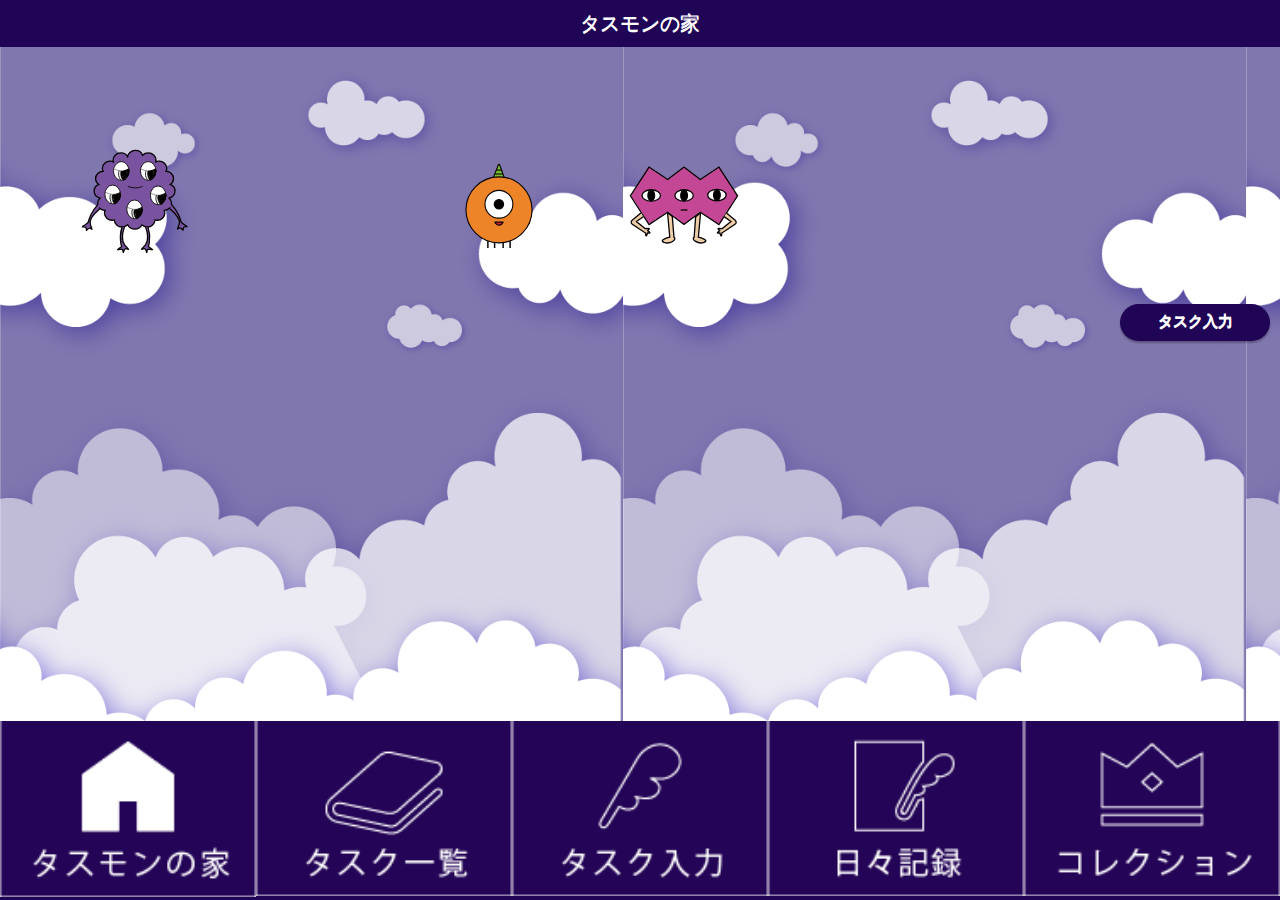
<file: www/index.html>
<!DOCTYPE HTML>
<html>
    <head>
        <meta charset="utf-8">
        <meta name="viewport" content="width=device-width, user-scalable=no">
        <meta http-equiv="Content-Security-Policy" content="default-src * data:; style-src * 'unsafe-inline'; script-src * 'unsafe-inline' 'unsafe-eval'">
        <meta http-equiv="Content-Security-Policy" content="default-src 'self'; connect-src *; img-src *; frame-src *; style-src 'self' 'unsafe-inline'; script-src 'self' 'unsafe-eval' 'unsafe-inline' *;">
        <script src="components/loader.js"></script>
        <link rel="stylesheet" href="components/loader.css">
        <link rel="stylesheet" href="css/style.css">
        <script src="js/cssua.min.js"></script>
        <script src="js/app.js"></script>
        <title>tasmon|ホーム</title>
    </head>

<body>
<div data-role="page" id="HomePage">
<header>
<h1>タスモンの家</h1>
</header>

<img class="fuwafuwa tasmon" src="img/nor_mon/tasmon1-1.svg" alt="タスモン1">
<img class="fuwafuwa tasmon2" src="img/nor_mon/tasmon2-1.svg" alt="タスモン2">
<img class="fuwafuwa tasmon3" src="img/nor_mon/tasmon3-1.svg" alt="タスモン3">

<div class="h_input">
<a class="h_input1 input" href="newtask/index.html">タスク入力</a>
<a class="h_input2 input" href="">きせかえ</a>
</div>

<div data-role="footer" data-position="fixed" data-theme="e" id="foot" class="tab_area clearfix">
<ul>
  <li><img src="img/buttom/bt_p1.png" alt="ホーム"></li>
  <li><a href="ichiran/index.html" onclick="checkForm();"><img src="img/buttom/bt_2.png" alt="タスク一覧"></a></li>
  <li><a href="newtask/index.html"><img src="img/buttom/bt_3.png" alt="タスク入力"></a></li>
  <li><a href="kiroku/index.html" onclick="checkDate();"><img src="img/buttom/bt_4.png" alt="日々記録"></a></li>
  <li><a href="collection/index.html" onclick="completeTask();"><img src="img/buttom/bt_5.png" alt="コレクション"></a></li>
</ul>
</div>
</div>
</body>
</html>
</file>
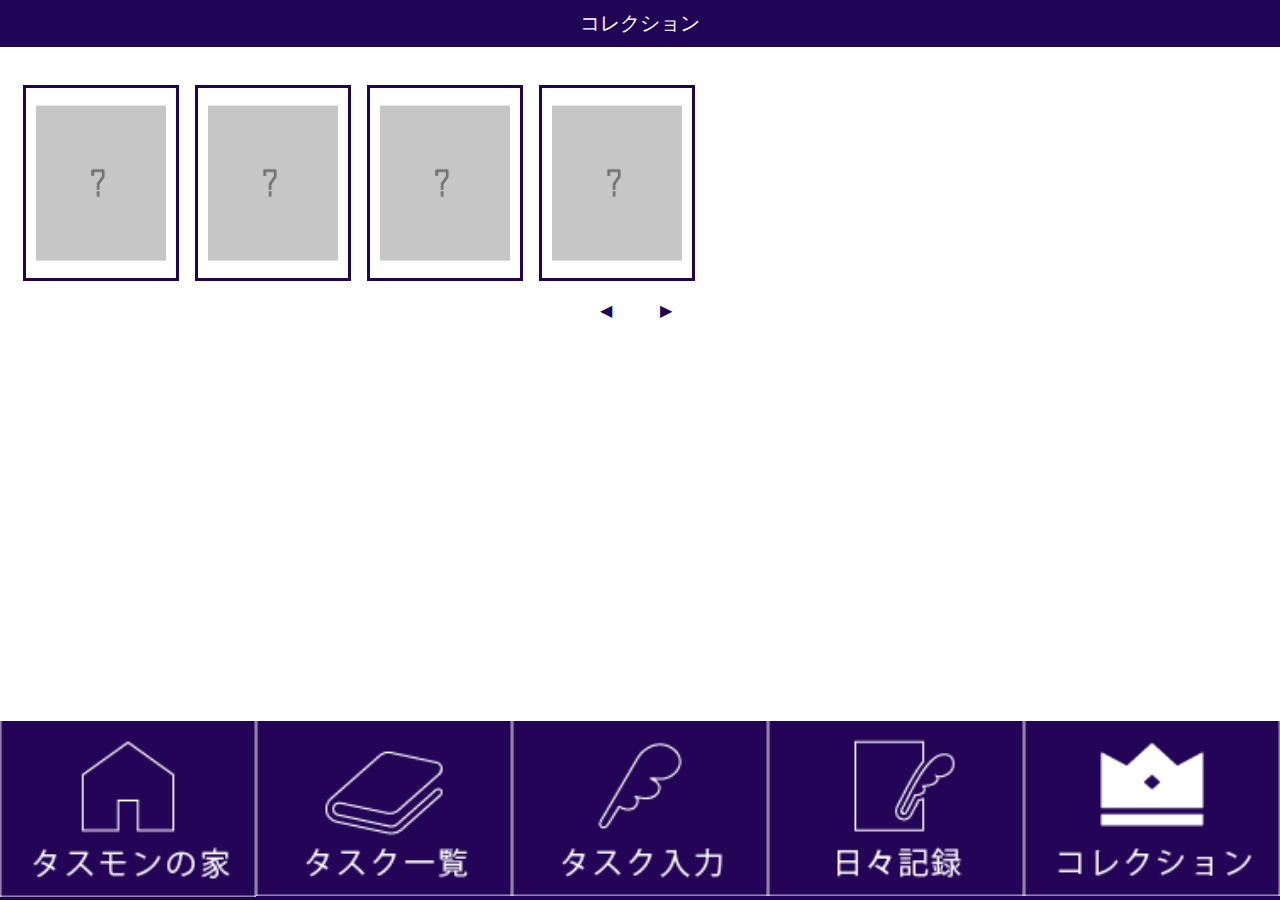
<file: www/collection/index.html>
<!DOCTYPE HTML>
<html>
    <head>
        <meta charset="utf-8">
        <meta name="viewport" content="width=device-width, user-scalable=no">
        <meta http-equiv="Content-Security-Policy" content="default-src * data:; style-src * 'unsafe-inline'; script-src * 'unsafe-inline' 'unsafe-eval'">
        <meta http-equiv="Content-Security-Policy" content="default-src 'self'; connect-src *; img-src *; frame-src *; style-src 'self' 'unsafe-inline'; script-src 'self' 'unsafe-eval' 'unsafe-inline' *;">
        <script src="../components/loader.js"></script>
        <link rel="stylesheet" href="../components/loader.css">
        <link rel="stylesheet" href="../css/style.css">
        <script src="../js/cssua.min.js"></script>
        <script src="../js/app.js"></script>
        <title>tasmon|コレクション</title>
    </head>

<body id="collection">
<!--コレクション-->
  <div data-role="page" id="CollePage" data-theme="t">
    <form method="post">
      <header>
      <h1>コレクション</h1>
      </header>

      <section data-role="content">
        <section id="collTable">
          <div class="slider" id="mon1">
            <img src ="../img/secret.png">
            <p class="col_name"></p>
          </div>
          <div class="slider" id="mon2">
            <img src ="../img/secret.png">
            <p class="col_name"></p>
          </div>
          <div class="slider" id="mon3">
            <img src ="../img/secret.png">
            <p class="col_name"></p>
          </div>
          <div class="slider" id="mon4">
            <img src ="../img/secret.png">
            <p class="col_name"></p>
          </div>
        </section>
        <div id="btnset">
          <a href="" onclick="bcBtn();"> ◀︎ </a>
          <a href="" onclick="ntBtn();"> ▶︎ </a>
        </div>
        </section>

<!-- フッター -->
  <div data-role="footer" data-position="fixed" data-theme="e" id="foot" class="tab_area clearfix">
    <ul>
      <li><a href="../index.html"><img src="../img/buttom/bt_1.png" alt="ホーム"></a></li>
      <li><a href="../ichiran/index.html" onclick="checkForm();"><img src="../img/buttom/bt_2.png" alt="タスク一覧"></a></li>
      <li><a href="../newtask/index.html"><img src="../img/buttom/bt_3.png" alt="タスク入力"></a></li>
      <li><a href="../kiroku/index.html" onclick="checkDate();"><img src="../img/buttom/bt_4.png" alt="日々記録"></a></li>
      <li><img src="../img/buttom/bt_p5.png" alt="コレクション"></a></li>
    </ul>
  </div>
  </form>
  </div>
</body>
</html>
</file>
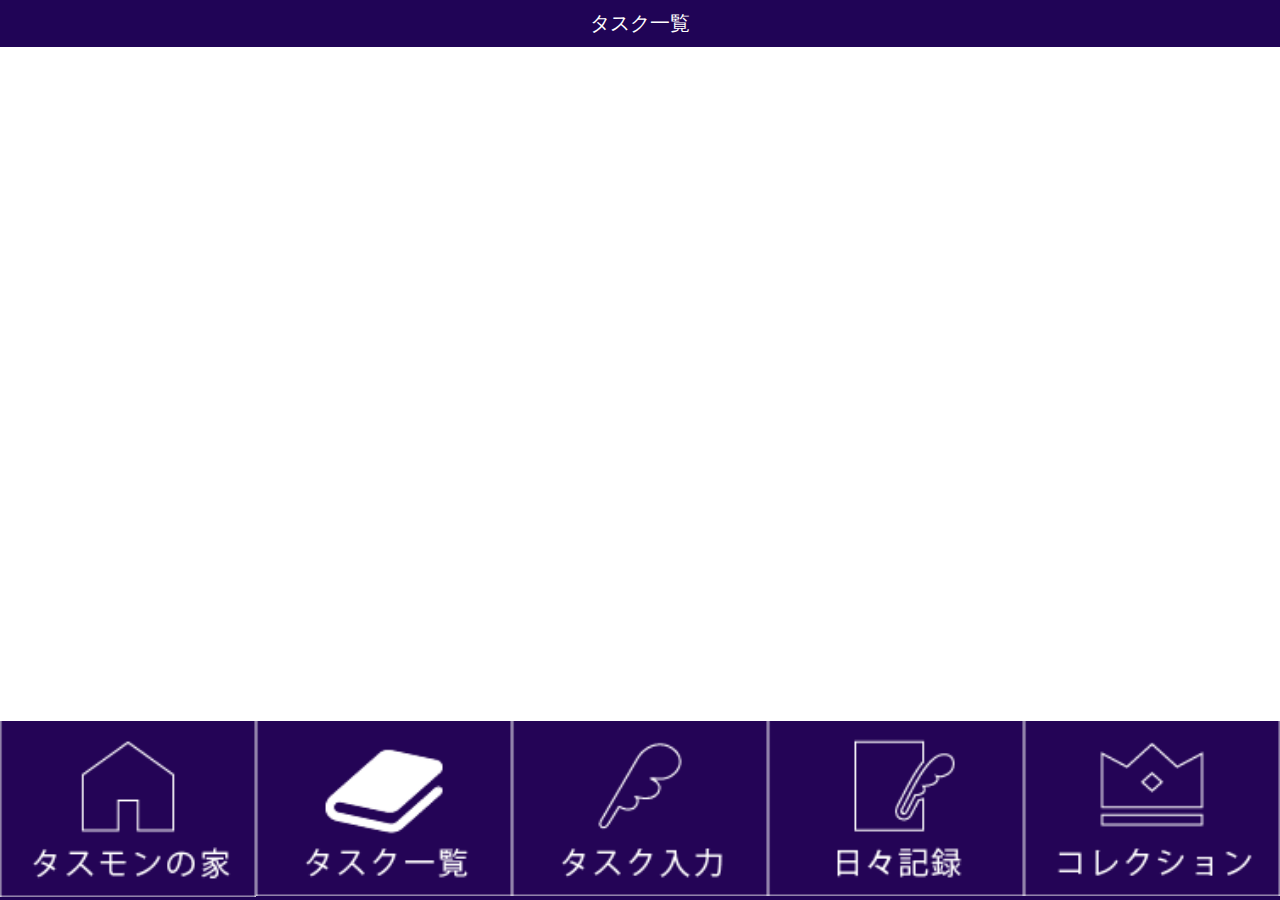
<file: www/ichiran/index.html>
<!DOCTYPE HTML>
<html>
    <head>
        <meta charset="utf-8">
        <meta name="viewport" content="width=device-width, user-scalable=no">
        <meta http-equiv="Content-Security-Policy" content="default-src * data:; style-src * 'unsafe-inline'; script-src * 'unsafe-inline' 'unsafe-eval'">
        <meta http-equiv="Content-Security-Policy" content="default-src 'self'; connect-src *; img-src *; frame-src *; style-src 'self' 'unsafe-inline'; script-src 'self' 'unsafe-eval' 'unsafe-inline' *;">
        <script src="../components/loader.js"></script>
        <link rel="stylesheet" href="../components/loader.css">
        <link rel="stylesheet" href="../css/style.css">
        <script src="../js/cssua.min.js"></script>
        <script src="../js/app.js"></script>
        <title>tasumon|タスク一覧</title>
    </head>

<body id="ichiran">
<!--タスク一覧-->
  <div data-role="page" id="ichiPage" data-theme="t" align="left">
      <header>
      <h1>タスク一覧</h1>
      </header>

      <section id="searchResult"></section>

      <section data-role="content">
        <section id="ichiTable"></section>
      </section>

<!-- フッター -->
  <div data-role="footer" data-position="fixed" data-theme="e" id="foot" class="tab_area clearfix">
    <ul>
      <li><a href="../index.html"><img src="../img/buttom/bt_1.png" alt="ホーム"></a></li>
      <li><img src="../img/buttom/bt_p2.png" alt="タスク一覧"></a></li>
      <li><a href="../newtask/index.html"><img src="../img/buttom/bt_3.png" alt="タスク入力"></a></li>
      <li><a href="../kiroku/index.html" onclick="checkDate();"><img src="../img/buttom/bt_4.png" alt="日々記録"></a></li>
      <li><a href="../collection/index.html" onclick="completeTask();"><img src="../img/buttom/bt_5.png" alt="コレクション"></a></li>
    </ul>
  </div>
  </div>
</body>
</html>
</file>
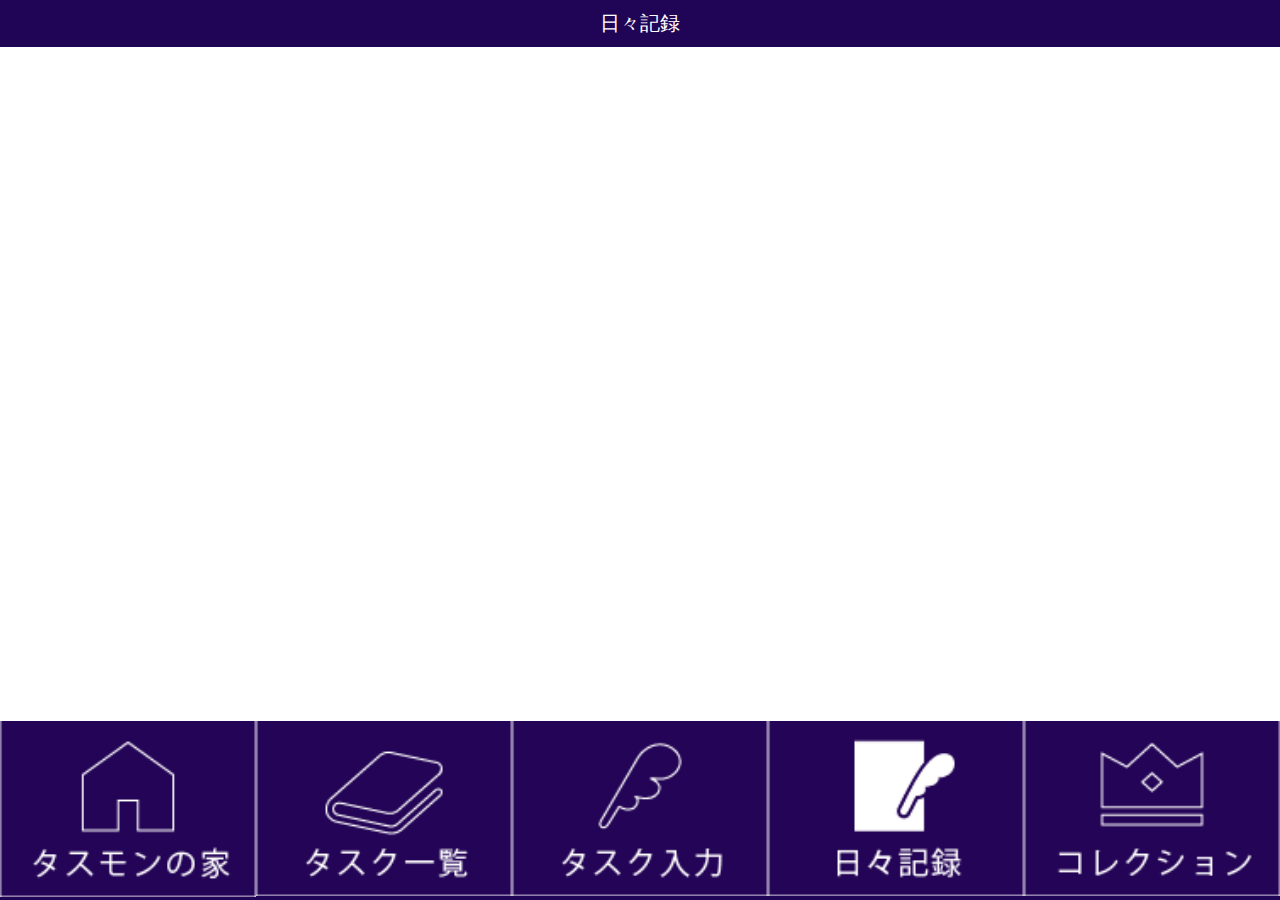
<file: www/kiroku/index.html>
<!DOCTYPE HTML>
<html>
    <head>
        <meta charset="utf-8">
        <meta name="viewport" content="width=device-width, user-scalable=no">
        <meta http-equiv="Content-Security-Policy" content="default-src * data:; style-src * 'unsafe-inline'; script-src * 'unsafe-inline' 'unsafe-eval'">
        <meta http-equiv="Content-Security-Policy" content="default-src 'self'; connect-src *; img-src *; frame-src *; style-src 'self' 'unsafe-inline'; script-src 'self' 'unsafe-eval' 'unsafe-inline' *;">
        <script src="../components/loader.js"></script>
        <link rel="stylesheet" href="../components/loader.css">
        <link rel="stylesheet" href="../css/style.css">
        <script src="../js/cssua.min.js"></script>
        <script src="../js/app.js"></script>
        <title>tasumon|日々記録</title>
    </head>

<body id="kiroku">
<!--日々記録-->
<div data-role="page" id="KirokuPage" data-theme="t" align="left">
      <header>
      <h1>日々記録</h1>
      </header>
      <section data-role="content">
      <section id="judgeTable"></section>
      </section>

<!-- フッター -->
  <div data-role="footer" data-position="fixed" data-theme="e" id="foot" class="tab_area clearfix">
    <ul>
      <li><a href="../index.html"><img src="../img/buttom/bt_1.png" alt="ホーム"></a></li>
      <li><a href="../ichiran/index.html" onclick="checkForm();"><img src="../img/buttom/bt_2.png" alt="タスク一覧"></a></li>
      <li><a href="../newtask/index.html"><img src="../img/buttom/bt_3.png" alt="タスク入力"></a></li>
      <li><img src="../img/buttom/bt_p4.png" alt="日々記録"></a></li>
      <li><a href="../collection/index.html" onclick="completeTask();"><img src="../img/buttom/bt_5.png" alt="コレクション"></a></li>
    </ul>
  </div>
</div>
</body>
</html>
</file>
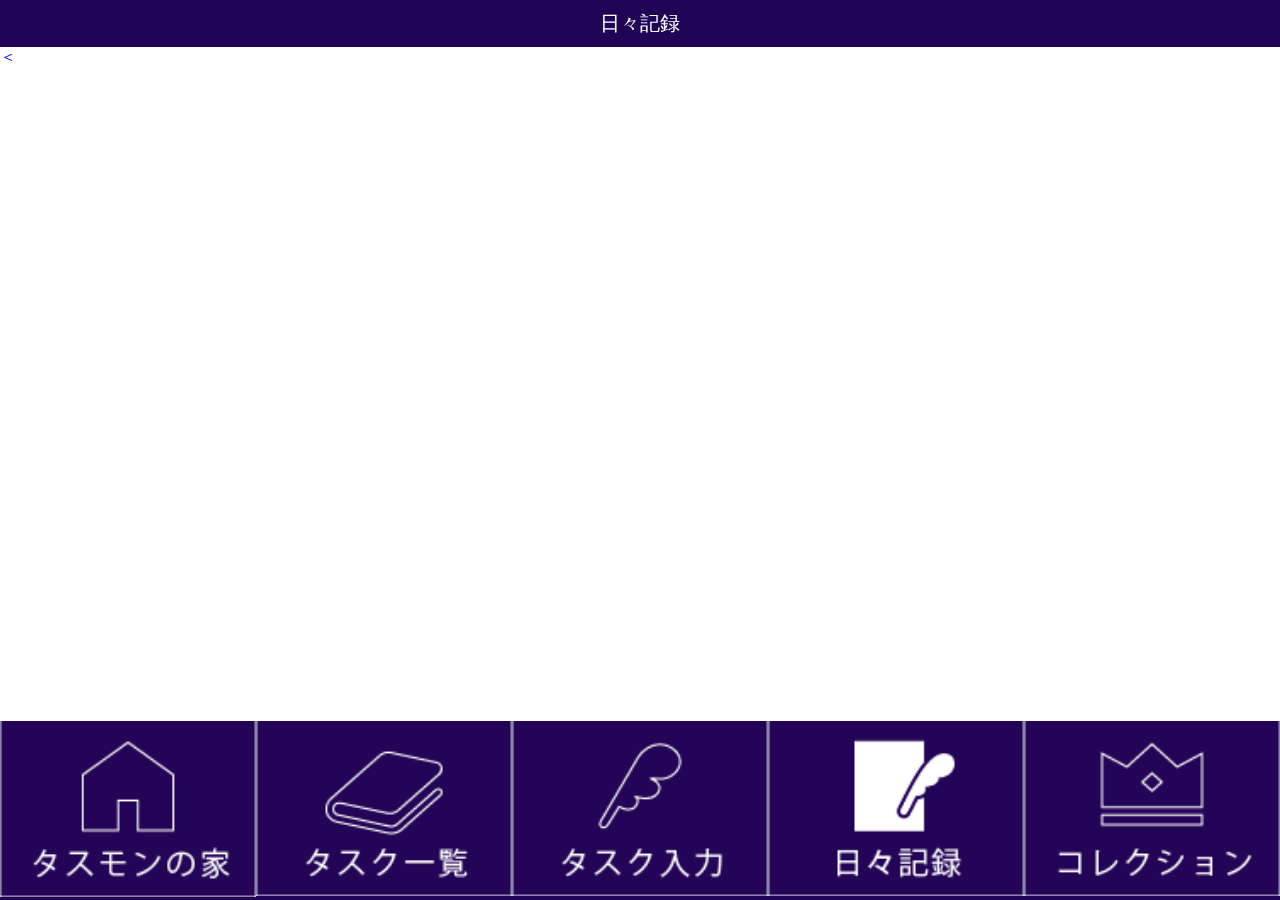
<file: www/kiroku/input.html>
<!DOCTYPE HTML>
<html>
    <head>
        <meta charset="utf-8">
        <meta name="viewport" content="width=device-width, user-scalable=no">
        <meta http-equiv="Content-Security-Policy" content="default-src * data:; style-src * 'unsafe-inline'; script-src * 'unsafe-inline' 'unsafe-eval'">
        <meta http-equiv="Content-Security-Policy" content="default-src 'self'; connect-src *; img-src *; frame-src *; style-src 'self' 'unsafe-inline'; script-src 'self' 'unsafe-eval' 'unsafe-inline' *;">
        <script src="../components/loader.js"></script>
        <link rel="stylesheet" href="../components/loader.css">
        <link rel="stylesheet" href="../css/style.css">
        <script src="../js/cssua.min.js"></script>
        <script src="../js/app.js"></script>
        <script src="../js/script.js"></script>
        <title>tasumon|日々記録</title>
    </head>

<body>
<!--日々記録-->
<div data-role="page" id="KirokuPage" data-theme="t" align="left">
    <form method="post" class="form">
      <header>
      <h1>日々記録</h1>
      <a href="index.html" onclick="checkDate();">＜</a>
      </header>
      <section data-role="content">
      <section id="oneTable"><p id="non">one</p></section>
      </section>
    </form>

<!-- フッター -->
 <div data-role="footer" data-position="fixed" data-theme="e" id="foot" class="tab_area clearfix">
    <ul>
      <li><a href="../index.html"><img src="../img/buttom/bt_1.png" alt="ホーム"></a></li>
      <li><a href="../ichiran/index.html" onclick="checkForm();"><img src="../img/buttom/bt_2.png" alt="タスク一覧"></a></li>
      <li><a href="../newtask/index.html"><img src="../img/buttom/bt_3.png" alt="タスク入力"></a></li>
      <li><img src="../img/buttom/bt_p4.png" alt="日々記録"></a></li>
      <li><a href="../collection/index.html" onclick="completeTask();"><img src="../img/buttom/bt_5.png" alt="コレクション"></a></li>
    </ul>
  </div>
</div>
</body>
</html>
</file>
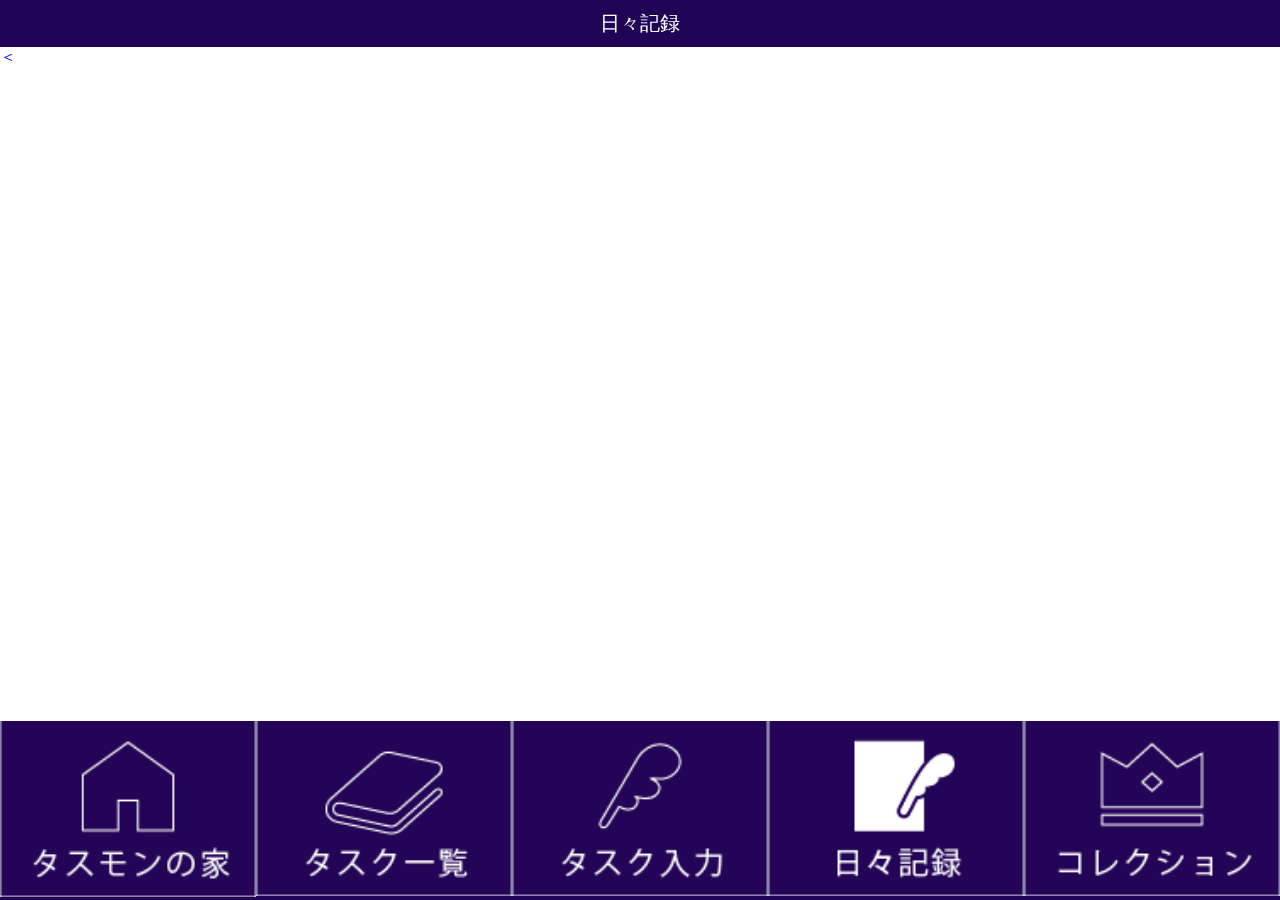
<file: www/kiroku/three.html>
<!DOCTYPE HTML>
<html>
    <head>
        <meta charset="utf-8">
        <meta name="viewport" content="width=device-width, user-scalable=no">
        <meta http-equiv="Content-Security-Policy" content="default-src * data:; style-src * 'unsafe-inline'; script-src * 'unsafe-inline' 'unsafe-eval'">
        <meta http-equiv="Content-Security-Policy" content="default-src 'self'; connect-src *; img-src *; frame-src *; style-src 'self' 'unsafe-inline'; script-src 'self' 'unsafe-eval' 'unsafe-inline' *;">
        <script src="../components/loader.js"></script>
        <link rel="stylesheet" href="../components/loader.css">
        <link rel="stylesheet" href="../css/style.css">
        <script src="../js/cssua.min.js"></script>
        <script src="../js/app.js"></script>
        <script src="../js/script.js"></script>
        <title>tasumon|日々記録</title>
    </head>

<body>
<!--日々記録-->
<div data-role="page" id="KirokuPage" data-theme="t" align="left">
    <form method="post" class="form">
      <header>
      <h1>日々記録</h1>
      <a href="index.html">＜</a>
      </header>
      <section data-role="content">
      <section id="oneTable"><p id="non">three</p></section>
      </section>

<!-- フッター -->
 <div data-role="footer" data-position="fixed" data-theme="e" id="foot" class="tab_area clearfix">
    <ul>
      <li><a href="../index.html"><img src="../img/buttom/bt_1.png" alt="ホーム"></a></li>
      <li><a href="../ichiran/index.html" onclick="checkForm();"><img src="../img/buttom/bt_2.png" alt="タスク一覧"></a></li>
      <li><a href="../newtask/index.html"><img src="../img/buttom/bt_3.png" alt="タスク入力"></a></li>
      <li><img src="../img/buttom/bt_p4.png" alt="日々記録"></a></li>
      <li><a href="../collection/index.html" onclick="completeTask();"><img src="../img/buttom/bt_5.png" alt="コレクション"></a></li>
    </ul>
  </div>
</div>
</body>
</html>
</file>
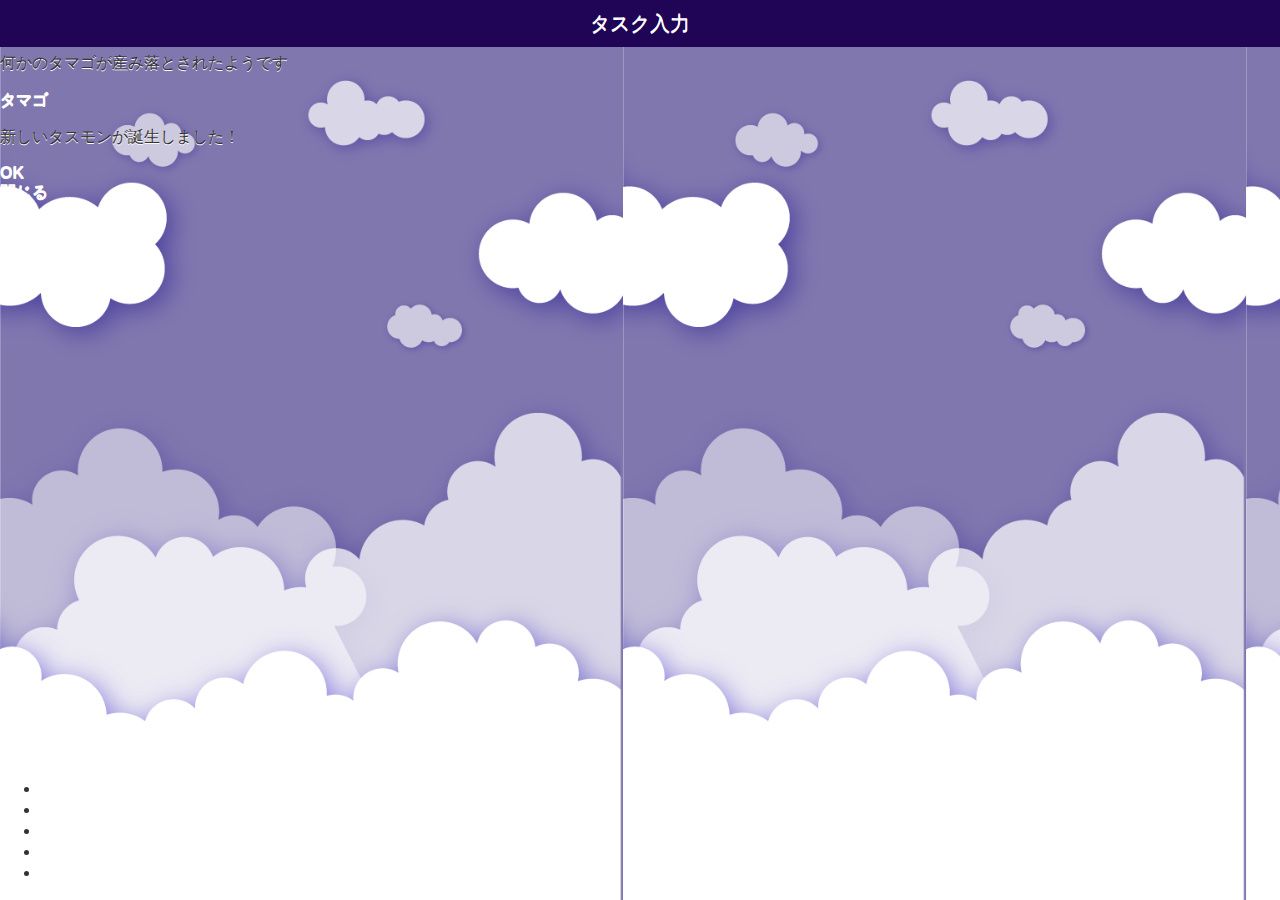
<file: www/newtask/birth01.html>
<!DOCTYPE HTML>
<html>
    <head>
        <meta charset="utf-8">
        <meta name="viewport" content="width=device-width, user-scalable=no">
        <meta http-equiv="Content-Security-Policy" content="default-src * data:; style-src * 'unsafe-inline'; script-src * 'unsafe-inline' 'unsafe-eval'">
        <meta http-equiv="Content-Security-Policy" content="default-src 'self'; connect-src *; img-src *; frame-src *; style-src 'self' 'unsafe-inline'; script-src 'self' 'unsafe-eval' 'unsafe-inline' *;">
        <script src="../components/loader.js"></script>
        <link rel="stylesheet" href="../components/loader.css">
        <link rel="stylesheet" href="../css/style.css">
        <script src="../js/cssua.min.js"></script>
        <script src="../js/modal.js"></script>
        <script src="../js/app.js"></script>
        <title>tasmon|タスク入力</title>
    </head>

<body>
<header>
<h1>タスク入力</h1>
</header>

<main>

<!-- 誕生中 -->
<section id="Numone">
 <div id="modal-content" style="left: 338px; top: 549px; display: none;">
   <p>モンスター誕生</p>
   <a id="modal-close" class="button-link">OK</a>
 </div>
 <p>準備中・・・<p>
 <p>何かのタマゴが産み落とされたようです</p>
 <a id="modal-open" class="button-link">タマゴ</a>
</section>

<!-- 誕生 -->
<section id="Numtwo">
 <div>
   <p>新しいタスモンが誕生しました！</p>
 </div>
 <p id="moname"></p>
 <a href="#Numthr">OK</a>
</section>

<!-- タスク紹介 -->
<section id="Numthr">
  <div id="mondetail"></div>
  <a href="index.html">閉じる</a>
</section>


</main>

<footer>
<ul>
 <li><a href="../index.html">ホーム</a></li>
 <li><a href="index.html">タスク入力</a></li>
 <li><a href="../ichiran/index.html" onclick="checkForm();">タスク一覧</a></li>
 <li><a href="../index.html" onclick="checkDate();">日々記録</a></li>
 <li><a href="../collection/index.html">コレクション</a></li>
</ul>
</footer>
</body>
</html>
</file>
<file: www/css/style.css>
@charset "UTF-8";
body{
  font-family: Helvetica, Arial, sans-serif /*{global-font-family}*/;
  width: auto;
  margin: 50px auto 0;
}
.ui-content{
  margin-top:50px;
  margin-bottom: 54px;
}
a{
  text-decoration: none;
}
#non{
  display: none;
}
.input:active {
    box-shadow: inset 0 0 2px rgba(128, 128, 128, 0.1);
    transform: translateY(2px);
}
input{
-webkit-appearance: none;
}

/*-------------------
ボタン共通スタイル指定
--------------------*/
input#comp,
a.next,
#step2 input{
  margin: 15px auto;
  padding: .6em 20%;
  background: #200456;
  color: #fff;
  border: solid 2px #200456;
  border-radius: 60px;
  font-size: 15px;
  font-weight: bold;
}
a.next{
  display: inline-block;
}
input#q2{
  margin: 0 10px;
  width:35%;
  padding: .6em 10px;
  text-align: center;
  background: #fff;
  color: #200456;
  border: solid 2px #200456;
  border-radius: 60px;
  font-size: 15px;
  font-weight: bold;
  display: inline-block;
}
input#comp{
  margin: 10px auto;
  width: 60%;
  padding: .6em 10px;
  text-align: center;
}

/*----------
ヘッダー部分
----------*/
header{
  width: 100%;
  position: fixed;
  top: 0;
  z-index:1000;
}
h1{
  margin: auto;
  padding: 10px 0 10px 0;
  font-size: 20px;
  font-weight: lighter;
  color: #FFF;
  background-color: #200456;
  text-align: center;
}
.h_input{
  position: absolute;
  /* margin-top: 115%; */
  right: 10px;
}
.h_input1{
    margin: 20px 0px 10px 0px;
    width:150px;
    font-size:15px;
    text-decoration:none;
    display:block;
    text-align:center;
    padding:8px 0 10px;
    color:#fff;
    background-color:#200456;
    border-radius:25px;
    box-shadow: 0px 2px 2px rgba(0, 0, 0, 0.29);
}
.h_input2{
    margin-top: 10px;
    width:150px;
    font-size:15px;
    font-weight:bold;
    text-decoration:none;
    display:none;
    text-align:center;
    padding:8px 0 10px;
    color:#fff;
    background-color:#200456;
    border-radius:25px;
    box-shadow: 0px 2px 2px rgba(0, 0, 0, 0.29);
}

/*--------
フッター部分
---------*/
footer{
  width: 100%;
  position: fixed;
  bottom: 0;
}
#foot ul {
  display:block;
  margin:0;
  padding:0;
  font-size:14px;
  list-style-type:none;
  text-align:center;
  box-sizing:brder-box;
}#foot li {
  float: left;
  width:20%;
}#foot li a{
  display: block;
}#foot li img{
  width: 100%;
  height: auto;
}

/*タスモンふわふわ効果*/

.fuwafuwa {
-webkit-animation:fuwafuwa 3s infinite linear alternate;
animation:fuwafuwa 3s infinite linear alternate;
}

@-webkit-keyframes fuwafuwa {
0% {-webkit-transform:translate(0, 0) rotate(-5deg);}
50% {-webkit-transform:translate(0, -5px) rotate(0deg);}
100% {-webkit-transform:translate(0, 0)rotate(5deg);}
}

@keyframes fuwafuwa {
0% {transform:translate(0, 0) rotate(-5deg);}
50% {transform:translate(0, -5px) rotate(0deg);}
100% {transform:translate(0, 0)rotate(5deg);}
}

/*----------
ホーム
----------*/

img.tasmon{
width: 150px;
max-height: 150px;
margin: 130px 0px 0px 60px;
}
 img.tasmon2{
width: 110px;
max-height: 150px;
margin: -30px 0px 0px 230px;
}
 img.tasmon3{
width: 150px;
max-height: 150px;
margin: -20px 0px 0px 50px;
}

/*--------
タスク一覧
---------*/
#ichiran{
background-color: #FFF;
}
#ichiTable div{
  margin: 20px 0;
  border: solid 3px  #200456;
  background-color:#8177af;
}
#ichiTable div p{
color: #200456;
font-weight: bold;
text-align: center;
font-size: 15px;
}
#ichiTable img{
  display: block;
  margin: 0 auto;
}
#ichiTable p.level{
  margin-top:0;
}
#ichiTable .lastdays{
  width: 90%;
  margin: 20px  auto;
  border: solid 3px #200456;
  background-color: #fff;
}
#ichiTable .lastdays p{
  font-size: 15px;
  font-weight: lighter;
  text-align: right;
  margin-top: 20px;
  margin-right: 10%;
}
#ichiTable .lastdays p span{
  font-weight: bold;
  font-size: 25px;
}

#ichiTable p.title{
  font-size:20px;
  text-align: left;
  margin-left: 10%; 
}
#ichiTable p.dueto{
  text-align: left;
  margin-left: 10%;
}

/*棒グラフ*/
#ichiTable .graph {
    position: relative; /* IE is dumb */
    margin: 0 auto;
    width: 80%;
    border: 2px solid #200456;
    background: #fff;
    padding: 1px;
}
#ichiTable .graph .bar {
    display: block;
    position: relative;
    background: #200456;
    height: 0.7em;
    line-height: 2em;
}
#ichiTable .graph .bar span { position: absolute; left: 1em; }

/*三角*/
#ichiTable .graph .bar::after{
  content:" ";
  display: block;
  position:absolute;
  top: 20px;
  right: -5px;
  border-right: 5px solid transparent;
  border-bottom: 10px solid #200456;
  border-left: 5px solid transparent; 
}

/*----------
タスク入力
----------*/
#FormTable #form_box{
  margin: 20px auto;
  padding: 15px 10px;
  color: #200456;
  border: 1px solid #200456;
}
#FormTable #form_box p{
  font-size:0.8em;
  font-weight: bold;
  margin: 0;
  vertical-align: middle;
}
#FormTable #step1,
#FormTable #step2{
  text-align: center;
  color: #200456;
}
#FormTable #step1 h4{
  margin-top:40px;
  font-weight: normal;
  font-size: 20px;
}
#FormTable #step1 p{
  line-height: 1.4;
}
#FormTable #step1 a{
  display: block;
  margin: 20px auto;
  animation: hurueru .4s  infinite;
}
@keyframes hurueru {
    0% {transform: translate(0px, 0px) rotateZ(0deg)}
    60% {transform: translate(0px, 0px) rotateZ(0deg)}
    70% {transform: translate(2px, 2px) rotateZ(1deg)}
    80% {transform: translate(0px, 2px) rotateZ(0deg)}
    90% {transform: translate(2px, 0px) rotateZ(-1deg)}
    100% {transform: translate(0px, 0px) rotateZ(0deg)}
}
/*吹き出し*/
#FormTable #step2 .balloon1 {
 position: relative;
  display: inline-block;
  margin: 1.5em 0;
  padding: 10px 15px;
  min-width: 120px;
  max-width: 100%;
  font-size: 15px;
  background: #FFF;
  border: solid 3px #200456;
  box-sizing: border-box;
}
#FormTable #step2 .balloon1:before{
  content: "";
  position: absolute;
  bottom: -24px;
  left: 50%;
  margin-left: -15px;
  border: 12px solid transparent;
  border-top: 12px solid #FFF;
  z-index: 2;
}
#FormTable #step2 .balloon1:after{
  content: "";
  position: absolute;
  bottom: -30px;
  left: 50%;
  margin-left: -17px;
  border: 14px solid transparent;
  border-top: 14px solid #200456;
  z-index: 1;
}
#FormTable #step2 .balloon1 p {
	margin: 0;
	padding: 0;
}
#FormTable #step2 .moname{
  margin: 5px 0;
}
#FormTable #step2 img{
  width: 160px;
  height: auto;
  margin: 5px auto;
}
#FormTable #step2 .details span.tt{
  font-weight: normal;
}
#FormTable #step2 .details p{
  text-align: left;
  font-size: 15px;
  font-weight: bold;
  padding: 8px 5px;
  margin: 15px 20px;
  border: 2px solid #200456;
}
#FormTable #step2 .details p:first-child{
  margin-top: 0;
}
#FormTable #step2 .details p:last-child{
  margin-bottom: 0;
}
/*--------
日々記録
---------*/

#judgeTable div{
width:70%;
padding: 1em 1em;
margin: 10px auto;
border: double 10px #200456;
background-color: #FFF;
}
#judgeTable h4{
color: #200456;
font-weight: bold;
font-size: 20px;
text-align: center;
margin: 0.3em auto; 
}
#judgeTable p{
color: #200456;
text-align: center;
font-weight: lighter;
font-size: 15px;
}

#judgeTable img.monn{
  display: block;
  width: 180px;
  height:auto;
  margin: 0 auto;
}

#judgeTable .choices input{
  border-radius: 50%;
  margin-right:10px;
  margin-left:10px;
  border: solid 3px #200456;
}
#judgeTable .choices input:active{
  background-color: #200456;
}
#judgeTable .choices{
  margin: 15px auto 5px;
}
#judgeTable .choices input.btn3{
  height: 50px;
  width: 50px;
}
#judgeTable .choices input.btn2{
  position: relative;
  bottom: 5px;
  height: 40px;
  width: 40px;
}
#judgeTable .choices input.btn1{
  position: relative;
  bottom: 10px;
  height: 30px;
  width: 30px;
}
#judgeTable .sml{
  margin: 0 0 10px 0;
  text-align: center;
   font-size: 0.7em;
   color: #200456;
}
#judgeTable .sml .s1{
  position: relative;
  right: 60px;
}
#judgeTable .sml .s2{
  text-align: center;
}
#judgeTable .sml .s3{
  position: relative;
  left: 60px;
}

/*--------
コレクション
---------*/
section.ui-content #collTable img,
section.ui-content #ichiTable img{
width: 130px;
height: auto;
margin: 0 auto;
}
section.ui-content #collTable img{
  position: absolute;
  top: 50%;
  left: 50%;
  transform: translateY(-50%) translateX(-50%);
  -webkit-transform: translateY(-50%) translateX(-50%);
}
#collTable div{
width: 130px;
height: 150px;
margin: 20px 8px;
padding: 20px 10px; 
border: solid #200456;
}
#collTable div.slider{
float: left;
overflow: hidden;
position: relative;
display: table;
}
#collTable .slider .col_name{
  font-size: 15px;
  color: #200456;
  text-align: right;
  font-weight: normal;
  position: absolute;
  bottom: -10px;
  right: 10px;
}
#CollePage #btnset{
  width: 120px;
  margin: 0 auto ;
} 
#CollePage #btnset a{
  color: #200456;
  width: 20px;
  display: block;
  margin: 0 20px;
  float: left;
}
/*--------モーダル拡大表示---------*/
</file>
<file: www/components/loader.css>
/**
 * This is an auto-generated code by Monaca JS/CSS Components.
 * Please do not edit by hand.
 */

/*** <GENERATED> ***/

/*** <Start:monaca-jquery-mobile> ***/
/*** <Start:monaca-jquery-mobile LoadCss:"components/monaca-jquery-mobile/css/jquery.mobile.css"> ***/
@import url("monaca-jquery-mobile/css/jquery.mobile.css");
/*** <End:monaca-jquery-mobile LoadCss:"components/monaca-jquery-mobile/css/jquery.mobile.css"> ***/
/*** <Start:monaca-jquery-mobile LoadCss:"components/monaca-jquery-mobile/css/jquery.mobile.structure.css"> ***/
@import url("monaca-jquery-mobile/css/jquery.mobile.structure.css");
/*** <End:monaca-jquery-mobile LoadCss:"components/monaca-jquery-mobile/css/jquery.mobile.structure.css"> ***/
/*** <Start:monaca-jquery-mobile LoadCss:"components/monaca-jquery-mobile/css/jquery.mobile.theme.css"> ***/
@import url("monaca-jquery-mobile/css/jquery.mobile.theme.css");
/*** <End:monaca-jquery-mobile LoadCss:"components/monaca-jquery-mobile/css/jquery.mobile.theme.css"> ***/
/*** <End:monaca-jquery-mobile> ***/
</file>
